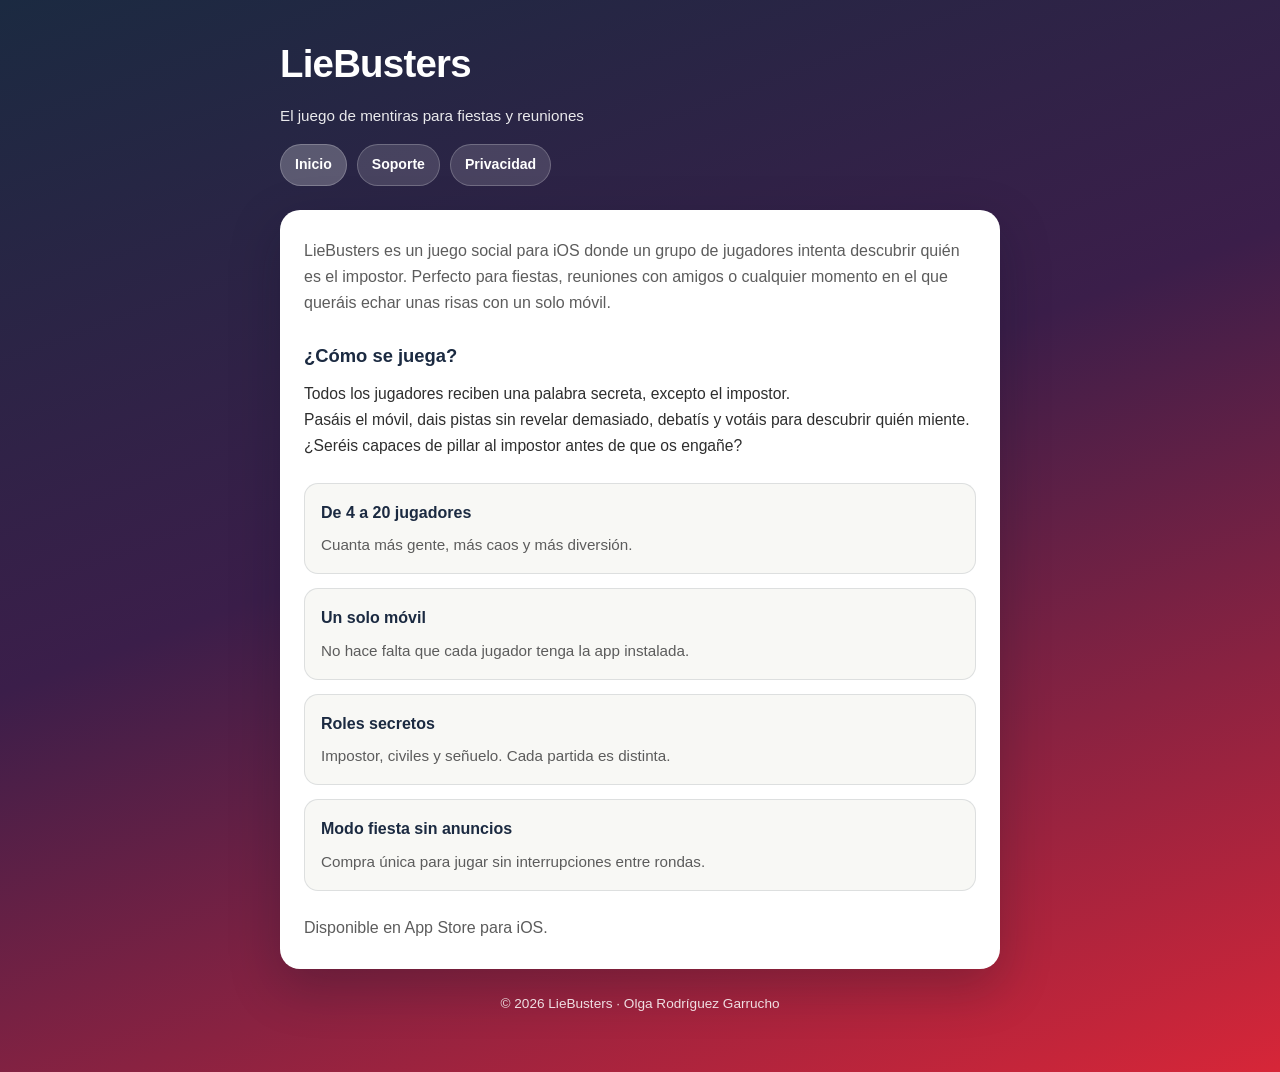
<file: index.html>
<!DOCTYPE html>
<html lang="es">
<head>
  <meta charset="UTF-8">
  <meta name="viewport" content="width=device-width, initial-scale=1.0">
  <meta name="description" content="LieBusters — El juego de mentiras para fiestas y reuniones. Descubre al impostor entre vosotros.">
  <title>LieBusters</title>
  <link rel="stylesheet" href="styles.css">
</head>
<body>
  <div class="wrap">
    <header class="site-header">
      <h1>LieBusters</h1>
      <p>El juego de mentiras para fiestas y reuniones</p>
      <nav class="site-nav">
        <a href="index.html" class="active">Inicio</a>
        <a href="support.html">Soporte</a>
        <a href="privacy.html">Privacidad</a>
      </nav>
    </header>

    <main>
      <p class="intro">
        LieBusters es un juego social para iOS donde un grupo de jugadores intenta descubrir quién es el impostor.
        Perfecto para fiestas, reuniones con amigos o cualquier momento en el que queráis echar unas risas con un solo móvil.
      </p>

      <section>
        <h2>¿Cómo se juega?</h2>
        <p class="content">Todos los jugadores reciben una palabra secreta, excepto el impostor.
Pasáis el móvil, dais pistas sin revelar demasiado, debatís y votáis para descubrir quién miente.
¿Seréis capaces de pillar al impostor antes de que os engañe?</p>
      </section>

      <div class="feature-grid">
        <div class="feature">
          <h3>De 4 a 20 jugadores</h3>
          <p>Cuanta más gente, más caos y más diversión.</p>
        </div>
        <div class="feature">
          <h3>Un solo móvil</h3>
          <p>No hace falta que cada jugador tenga la app instalada.</p>
        </div>
        <div class="feature">
          <h3>Roles secretos</h3>
          <p>Impostor, civiles y señuelo. Cada partida es distinta.</p>
        </div>
        <div class="feature">
          <h3>Modo fiesta sin anuncios</h3>
          <p>Compra única para jugar sin interrupciones entre rondas.</p>
        </div>
      </div>

      <p class="intro" style="margin-top: 24px; margin-bottom: 0;">
        Disponible en App Store para iOS.
      </p>
    </main>

    <footer>
      © 2026 LieBusters · Olga Rodríguez Garrucho
    </footer>
  </div>
</body>
</html>
</file>
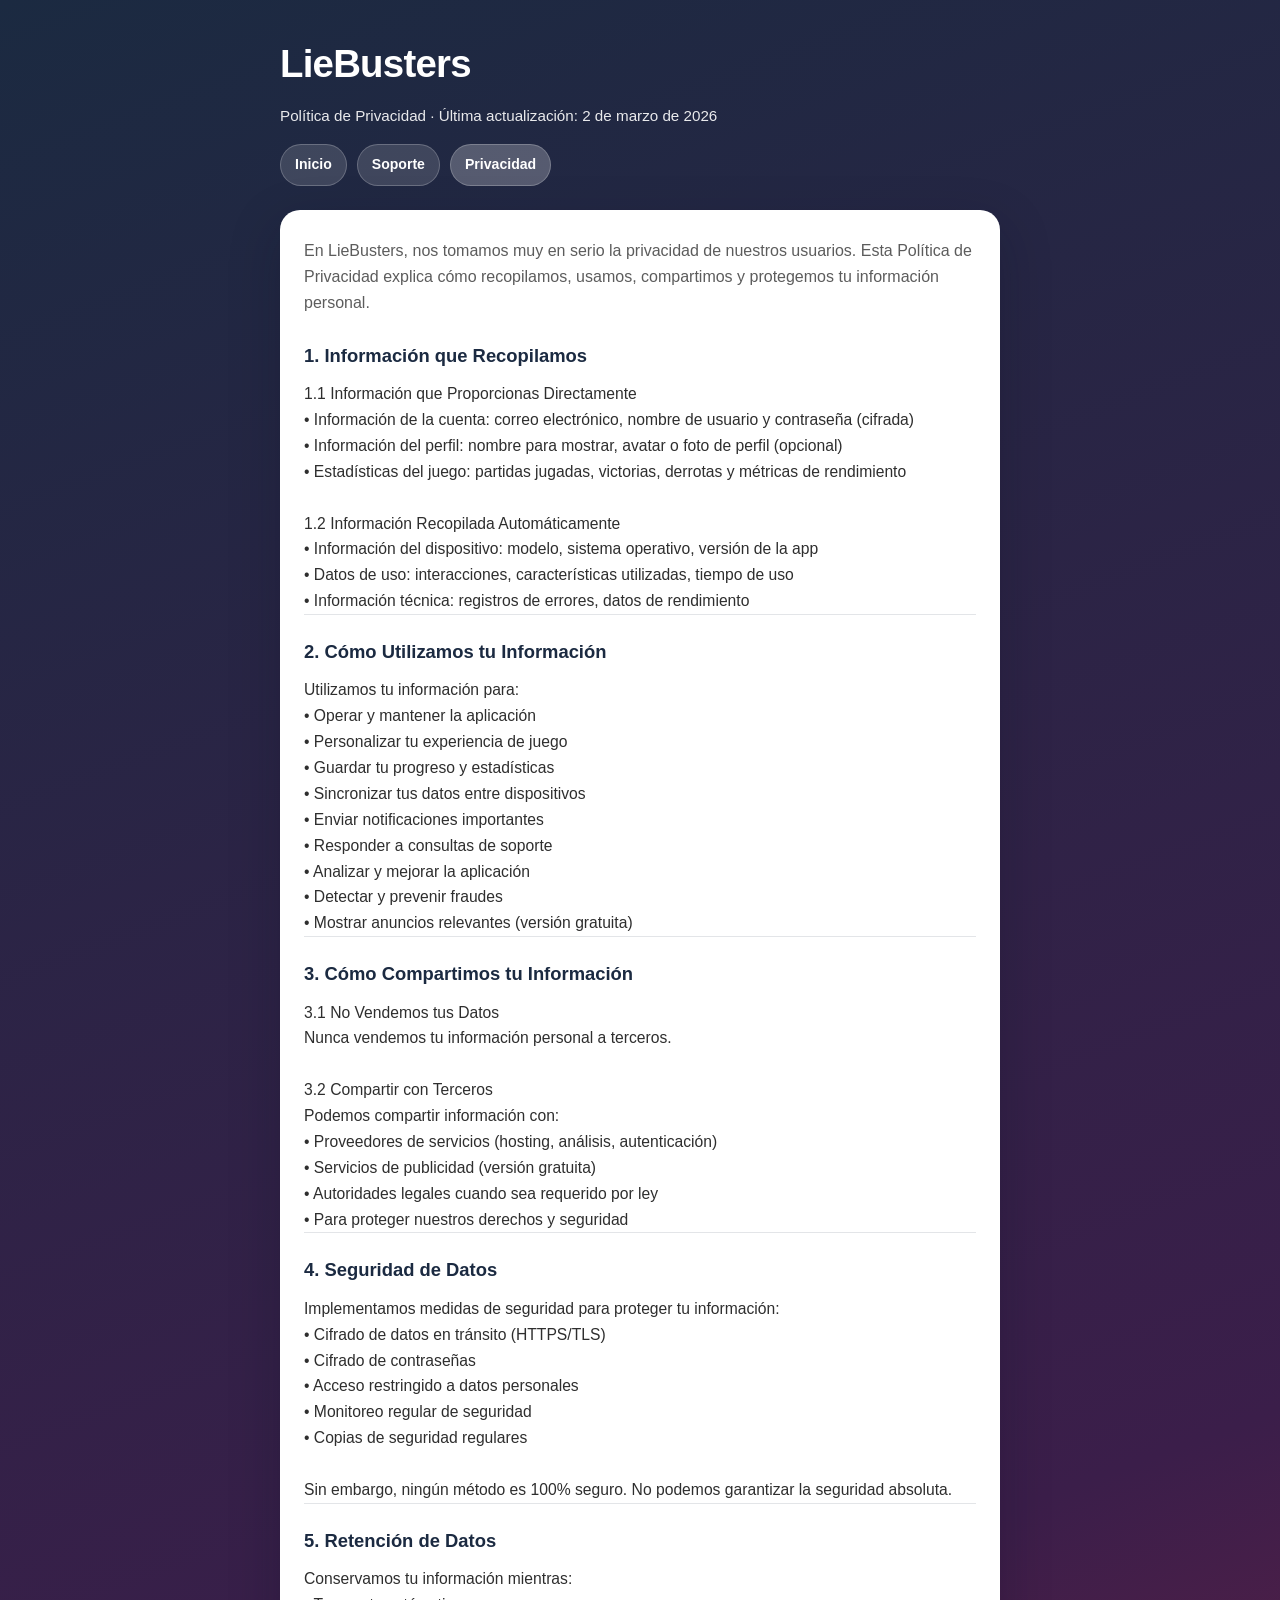
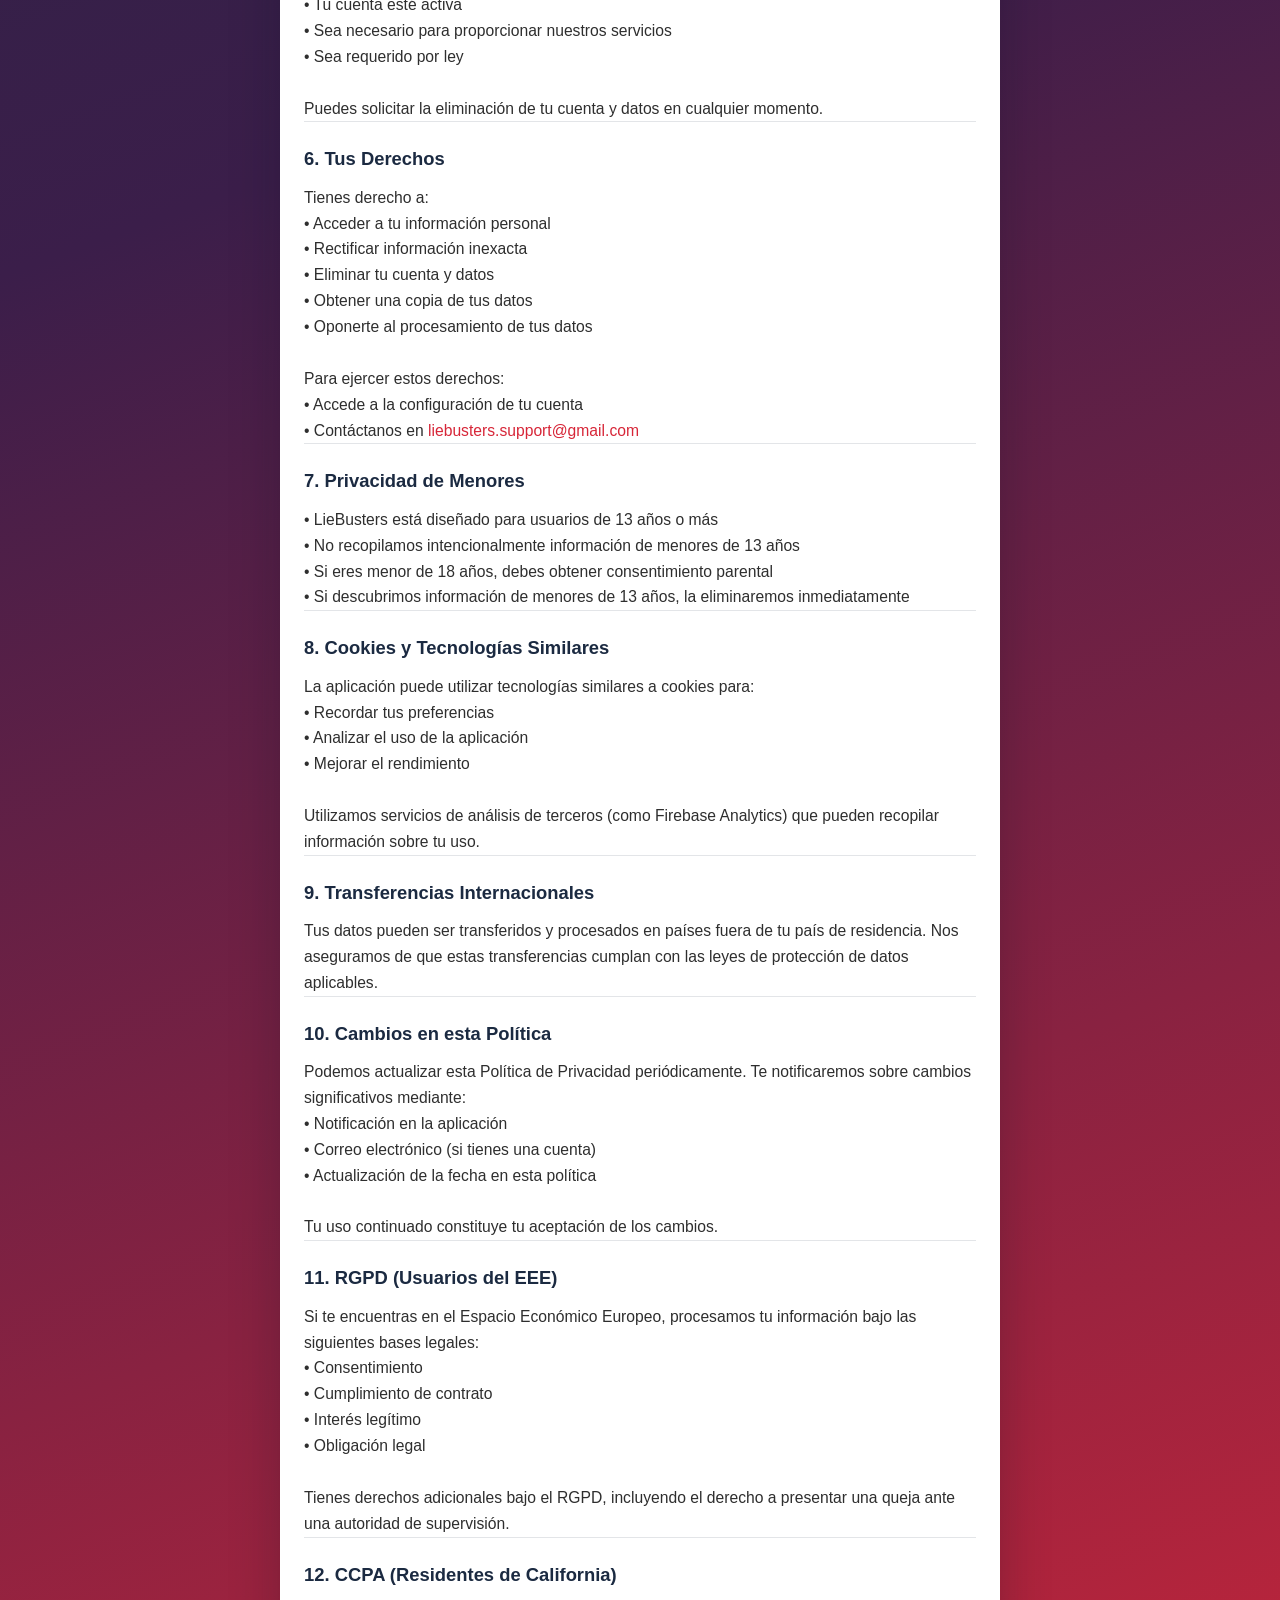
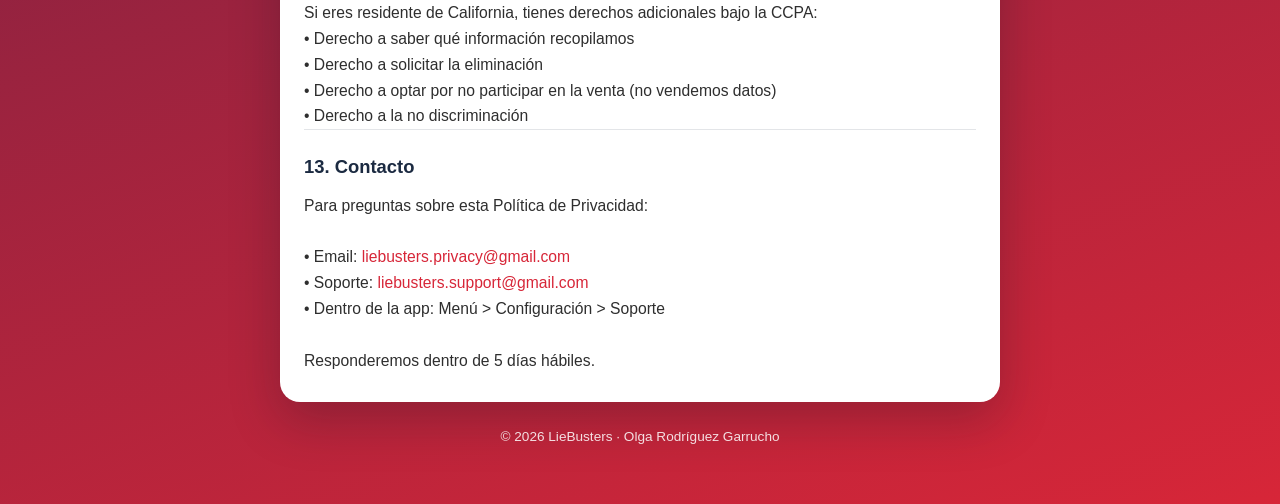
<file: privacy.html>
<!DOCTYPE html>
<html lang="es">
<head>
  <meta charset="UTF-8">
  <meta name="viewport" content="width=device-width, initial-scale=1.0">
  <meta name="description" content="Política de Privacidad de LieBusters">
  <title>Política de Privacidad — LieBusters</title>
  <link rel="stylesheet" href="styles.css">
</head>
<body>
  <div class="wrap">
    <header class="site-header">
      <h1>LieBusters</h1>
      <p>Política de Privacidad · Última actualización: 2 de marzo de 2026</p>
      <nav class="site-nav">
        <a href="index.html">Inicio</a>
        <a href="support.html">Soporte</a>
        <a href="privacy.html" class="active">Privacidad</a>
      </nav>
    </header>

    <main>
      <p class="intro">
        En LieBusters, nos tomamos muy en serio la privacidad de nuestros usuarios. Esta Política de Privacidad explica cómo recopilamos, usamos, compartimos y protegemos tu información personal.
      </p>

      <section>
        <h2>1. Información que Recopilamos</h2>
        <p class="content">1.1 Información que Proporcionas Directamente
• Información de la cuenta: correo electrónico, nombre de usuario y contraseña (cifrada)
• Información del perfil: nombre para mostrar, avatar o foto de perfil (opcional)
• Estadísticas del juego: partidas jugadas, victorias, derrotas y métricas de rendimiento

1.2 Información Recopilada Automáticamente
• Información del dispositivo: modelo, sistema operativo, versión de la app
• Datos de uso: interacciones, características utilizadas, tiempo de uso
• Información técnica: registros de errores, datos de rendimiento</p>
      </section>

      <section>
        <h2>2. Cómo Utilizamos tu Información</h2>
        <p class="content">Utilizamos tu información para:
• Operar y mantener la aplicación
• Personalizar tu experiencia de juego
• Guardar tu progreso y estadísticas
• Sincronizar tus datos entre dispositivos
• Enviar notificaciones importantes
• Responder a consultas de soporte
• Analizar y mejorar la aplicación
• Detectar y prevenir fraudes
• Mostrar anuncios relevantes (versión gratuita)</p>
      </section>

      <section>
        <h2>3. Cómo Compartimos tu Información</h2>
        <p class="content">3.1 No Vendemos tus Datos
Nunca vendemos tu información personal a terceros.

3.2 Compartir con Terceros
Podemos compartir información con:
• Proveedores de servicios (hosting, análisis, autenticación)
• Servicios de publicidad (versión gratuita)
• Autoridades legales cuando sea requerido por ley
• Para proteger nuestros derechos y seguridad</p>
      </section>

      <section>
        <h2>4. Seguridad de Datos</h2>
        <p class="content">Implementamos medidas de seguridad para proteger tu información:
• Cifrado de datos en tránsito (HTTPS/TLS)
• Cifrado de contraseñas
• Acceso restringido a datos personales
• Monitoreo regular de seguridad
• Copias de seguridad regulares

Sin embargo, ningún método es 100% seguro. No podemos garantizar la seguridad absoluta.</p>
      </section>

      <section>
        <h2>5. Retención de Datos</h2>
        <p class="content">Conservamos tu información mientras:
• Tu cuenta esté activa
• Sea necesario para proporcionar nuestros servicios
• Sea requerido por ley

Puedes solicitar la eliminación de tu cuenta y datos en cualquier momento.</p>
      </section>

      <section>
        <h2>6. Tus Derechos</h2>
        <p class="content">Tienes derecho a:
• Acceder a tu información personal
• Rectificar información inexacta
• Eliminar tu cuenta y datos
• Obtener una copia de tus datos
• Oponerte al procesamiento de tus datos

Para ejercer estos derechos:
• Accede a la configuración de tu cuenta
• Contáctanos en <a href="mailto:liebusters.support@gmail.com">liebusters.support@gmail.com</a></p>
      </section>

      <section>
        <h2>7. Privacidad de Menores</h2>
        <p class="content">• LieBusters está diseñado para usuarios de 13 años o más
• No recopilamos intencionalmente información de menores de 13 años
• Si eres menor de 18 años, debes obtener consentimiento parental
• Si descubrimos información de menores de 13 años, la eliminaremos inmediatamente</p>
      </section>

      <section>
        <h2>8. Cookies y Tecnologías Similares</h2>
        <p class="content">La aplicación puede utilizar tecnologías similares a cookies para:
• Recordar tus preferencias
• Analizar el uso de la aplicación
• Mejorar el rendimiento

Utilizamos servicios de análisis de terceros (como Firebase Analytics) que pueden recopilar información sobre tu uso.</p>
      </section>

      <section>
        <h2>9. Transferencias Internacionales</h2>
        <p class="content">Tus datos pueden ser transferidos y procesados en países fuera de tu país de residencia. Nos aseguramos de que estas transferencias cumplan con las leyes de protección de datos aplicables.</p>
      </section>

      <section>
        <h2>10. Cambios en esta Política</h2>
        <p class="content">Podemos actualizar esta Política de Privacidad periódicamente. Te notificaremos sobre cambios significativos mediante:
• Notificación en la aplicación
• Correo electrónico (si tienes una cuenta)
• Actualización de la fecha en esta política

Tu uso continuado constituye tu aceptación de los cambios.</p>
      </section>

      <section>
        <h2>11. RGPD (Usuarios del EEE)</h2>
        <p class="content">Si te encuentras en el Espacio Económico Europeo, procesamos tu información bajo las siguientes bases legales:
• Consentimiento
• Cumplimiento de contrato
• Interés legítimo
• Obligación legal

Tienes derechos adicionales bajo el RGPD, incluyendo el derecho a presentar una queja ante una autoridad de supervisión.</p>
      </section>

      <section>
        <h2>12. CCPA (Residentes de California)</h2>
        <p class="content">Si eres residente de California, tienes derechos adicionales bajo la CCPA:
• Derecho a saber qué información recopilamos
• Derecho a solicitar la eliminación
• Derecho a optar por no participar en la venta (no vendemos datos)
• Derecho a la no discriminación</p>
      </section>

      <section>
        <h2>13. Contacto</h2>
        <p class="content">Para preguntas sobre esta Política de Privacidad:

• Email: <a href="mailto:liebusters.privacy@gmail.com">liebusters.privacy@gmail.com</a>
• Soporte: <a href="mailto:liebusters.support@gmail.com">liebusters.support@gmail.com</a>
• Dentro de la app: Menú &gt; Configuración &gt; Soporte

Responderemos dentro de 5 días hábiles.</p>
      </section>
    </main>

    <footer>
      © 2026 LieBusters · Olga Rodríguez Garrucho
    </footer>
  </div>
</body>
</html>
</file>
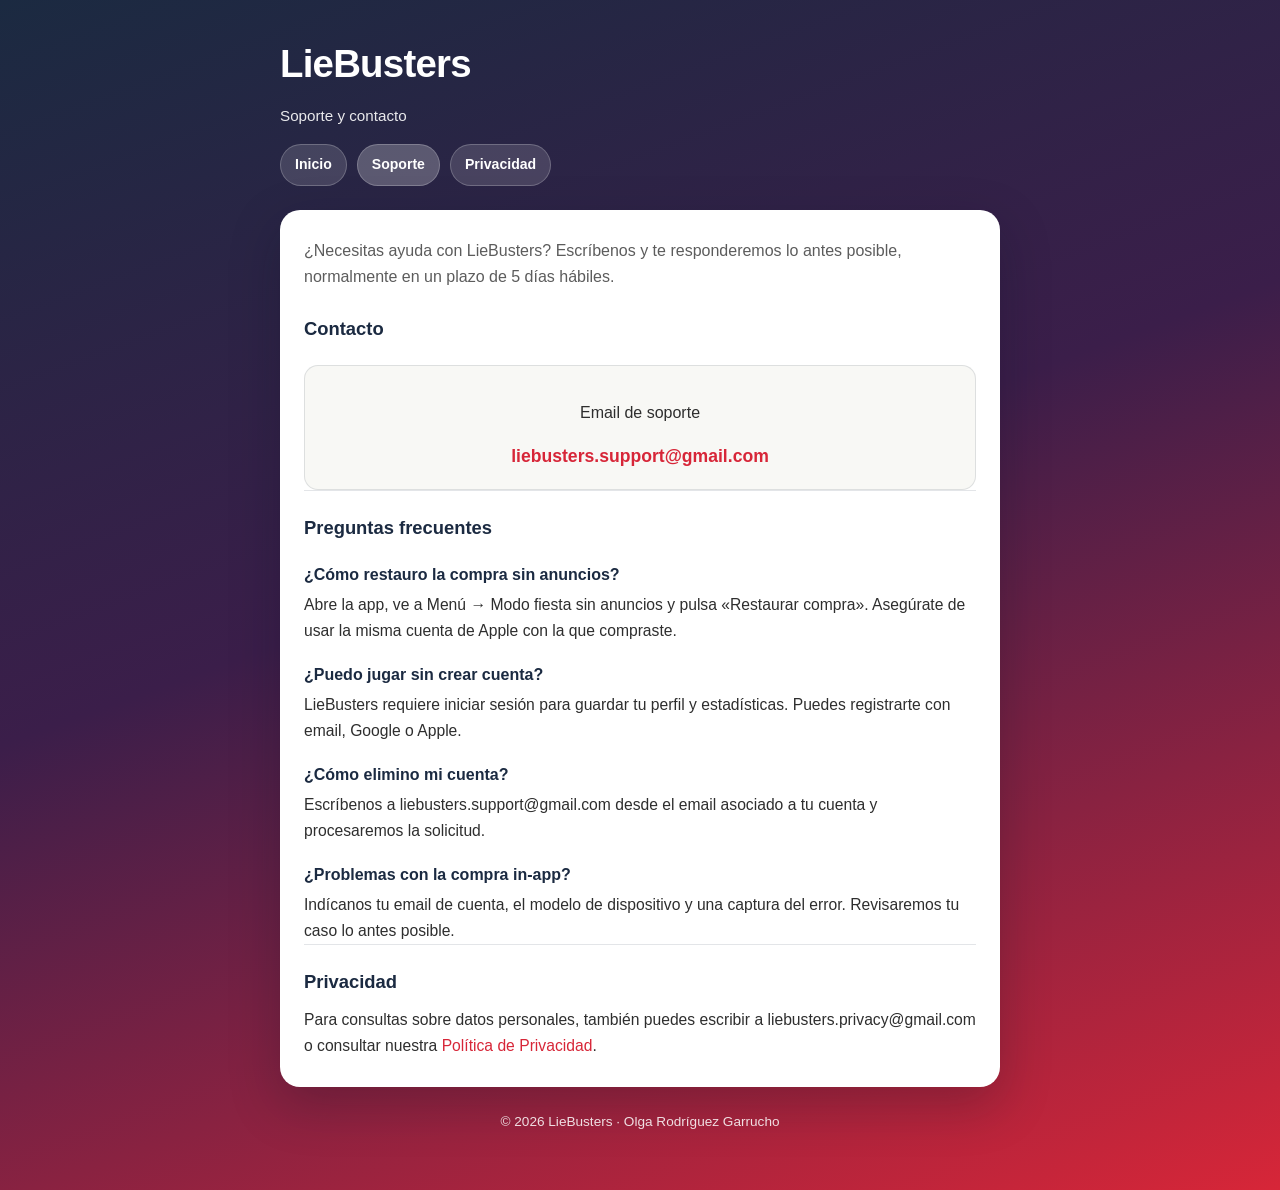
<file: support.html>
<!DOCTYPE html>
<html lang="es">
<head>
  <meta charset="UTF-8">
  <meta name="viewport" content="width=device-width, initial-scale=1.0">
  <meta name="description" content="Soporte de LieBusters — Contacto y ayuda">
  <title>Soporte — LieBusters</title>
  <link rel="stylesheet" href="styles.css">
</head>
<body>
  <div class="wrap">
    <header class="site-header">
      <h1>LieBusters</h1>
      <p>Soporte y contacto</p>
      <nav class="site-nav">
        <a href="index.html">Inicio</a>
        <a href="support.html" class="active">Soporte</a>
        <a href="privacy.html">Privacidad</a>
      </nav>
    </header>

    <main>
      <p class="intro">
        ¿Necesitas ayuda con LieBusters? Escríbenos y te responderemos lo antes posible, normalmente en un plazo de 5 días hábiles.
      </p>

      <section>
        <h2>Contacto</h2>
        <div class="email-box">
          <p>Email de soporte</p>
          <a href="mailto:liebusters.support@gmail.com">liebusters.support@gmail.com</a>
        </div>
      </section>

      <section>
        <h2>Preguntas frecuentes</h2>

        <div class="faq-item">
          <strong>¿Cómo restauro la compra sin anuncios?</strong>
          <p class="content">Abre la app, ve a Menú → Modo fiesta sin anuncios y pulsa «Restaurar compra». Asegúrate de usar la misma cuenta de Apple con la que compraste.</p>
        </div>

        <div class="faq-item">
          <strong>¿Puedo jugar sin crear cuenta?</strong>
          <p class="content">LieBusters requiere iniciar sesión para guardar tu perfil y estadísticas. Puedes registrarte con email, Google o Apple.</p>
        </div>

        <div class="faq-item">
          <strong>¿Cómo elimino mi cuenta?</strong>
          <p class="content">Escríbenos a liebusters.support@gmail.com desde el email asociado a tu cuenta y procesaremos la solicitud.</p>
        </div>

        <div class="faq-item">
          <strong>¿Problemas con la compra in-app?</strong>
          <p class="content">Indícanos tu email de cuenta, el modelo de dispositivo y una captura del error. Revisaremos tu caso lo antes posible.</p>
        </div>
      </section>

      <section>
        <h2>Privacidad</h2>
        <p class="content">Para consultas sobre datos personales, también puedes escribir a liebusters.privacy@gmail.com o consultar nuestra <a href="privacy.html">Política de Privacidad</a>.</p>
      </section>
    </main>

    <footer>
      © 2026 LieBusters · Olga Rodríguez Garrucho
    </footer>
  </div>
</body>
</html>
</file>
<file: styles.css>
:root {
  --navy: #1B2A41;
  --ink: #0B1020;
  --red: #D72638;
  --pink: #FF6B9D;
  --text: #2E2E2E;
  --muted: #5c5c5c;
  --card: #ffffff;
  --border: rgba(27, 42, 65, 0.12);
}

* { box-sizing: border-box; }

body {
  margin: 0;
  font-family: -apple-system, BlinkMacSystemFont, "Segoe UI", Roboto, Helvetica, Arial, sans-serif;
  background: linear-gradient(160deg, #1B2A41 0%, #3B1E4A 45%, #D72638 100%);
  color: var(--text);
  line-height: 1.65;
  min-height: 100vh;
}

.wrap {
  max-width: 760px;
  margin: 0 auto;
  padding: 32px 20px 56px;
}

.site-header {
  color: #fff;
  margin-bottom: 24px;
}

.site-header h1 {
  margin: 0 0 8px;
  font-size: clamp(1.8rem, 5vw, 2.4rem);
  font-weight: 800;
  letter-spacing: -0.02em;
}

.site-header p {
  margin: 0;
  opacity: 0.9;
  font-size: 0.95rem;
}

.site-nav {
  display: flex;
  flex-wrap: wrap;
  gap: 10px;
  margin-top: 16px;
}

.site-nav a {
  color: #fff;
  text-decoration: none;
  font-size: 0.88rem;
  font-weight: 600;
  padding: 8px 14px;
  border-radius: 999px;
  background: rgba(255, 255, 255, 0.14);
  border: 1px solid rgba(255, 255, 255, 0.22);
}

.site-nav a:hover,
.site-nav a.active {
  background: rgba(255, 255, 255, 0.24);
}

main {
  background: var(--card);
  border-radius: 20px;
  padding: 28px 24px;
  box-shadow: 0 18px 50px rgba(11, 16, 32, 0.25);
}

.intro {
  margin: 0 0 24px;
  color: var(--muted);
  font-size: 1rem;
}

section {
  padding-top: 22px;
  border-top: 1px solid var(--border);
}

section:first-of-type {
  border-top: none;
  padding-top: 0;
}

h2 {
  margin: 0 0 10px;
  color: var(--navy);
  font-size: 1.15rem;
  font-weight: 700;
}

.content {
  white-space: pre-line;
  margin: 0;
  color: var(--text);
  font-size: 0.98rem;
}

.feature-grid {
  display: grid;
  gap: 14px;
  margin: 24px 0 0;
}

.feature {
  padding: 16px;
  border-radius: 14px;
  background: #f8f8f5;
  border: 1px solid var(--border);
}

.feature h3 {
  margin: 0 0 6px;
  color: var(--navy);
  font-size: 1rem;
}

.feature p {
  margin: 0;
  color: var(--muted);
  font-size: 0.95rem;
}

.cta {
  display: inline-block;
  margin-top: 24px;
  padding: 14px 22px;
  border-radius: 14px;
  background: linear-gradient(90deg, var(--pink), #C06C84);
  color: #fff;
  text-decoration: none;
  font-weight: 700;
  box-shadow: 0 10px 24px rgba(255, 107, 157, 0.28);
}

.email-box {
  margin-top: 20px;
  padding: 18px;
  border-radius: 14px;
  background: #f8f8f5;
  border: 1px solid var(--border);
  text-align: center;
}

.email-box a {
  color: var(--red);
  font-size: 1.1rem;
  font-weight: 700;
  text-decoration: none;
}

.email-box a:hover { text-decoration: underline; }

.faq-item {
  margin-top: 18px;
}

.faq-item strong {
  display: block;
  color: var(--navy);
  margin-bottom: 4px;
}

a {
  color: var(--red);
  text-decoration: none;
}

a:hover { text-decoration: underline; }

footer {
  margin-top: 24px;
  text-align: center;
  color: rgba(255, 255, 255, 0.85);
  font-size: 0.85rem;
}
</file>
